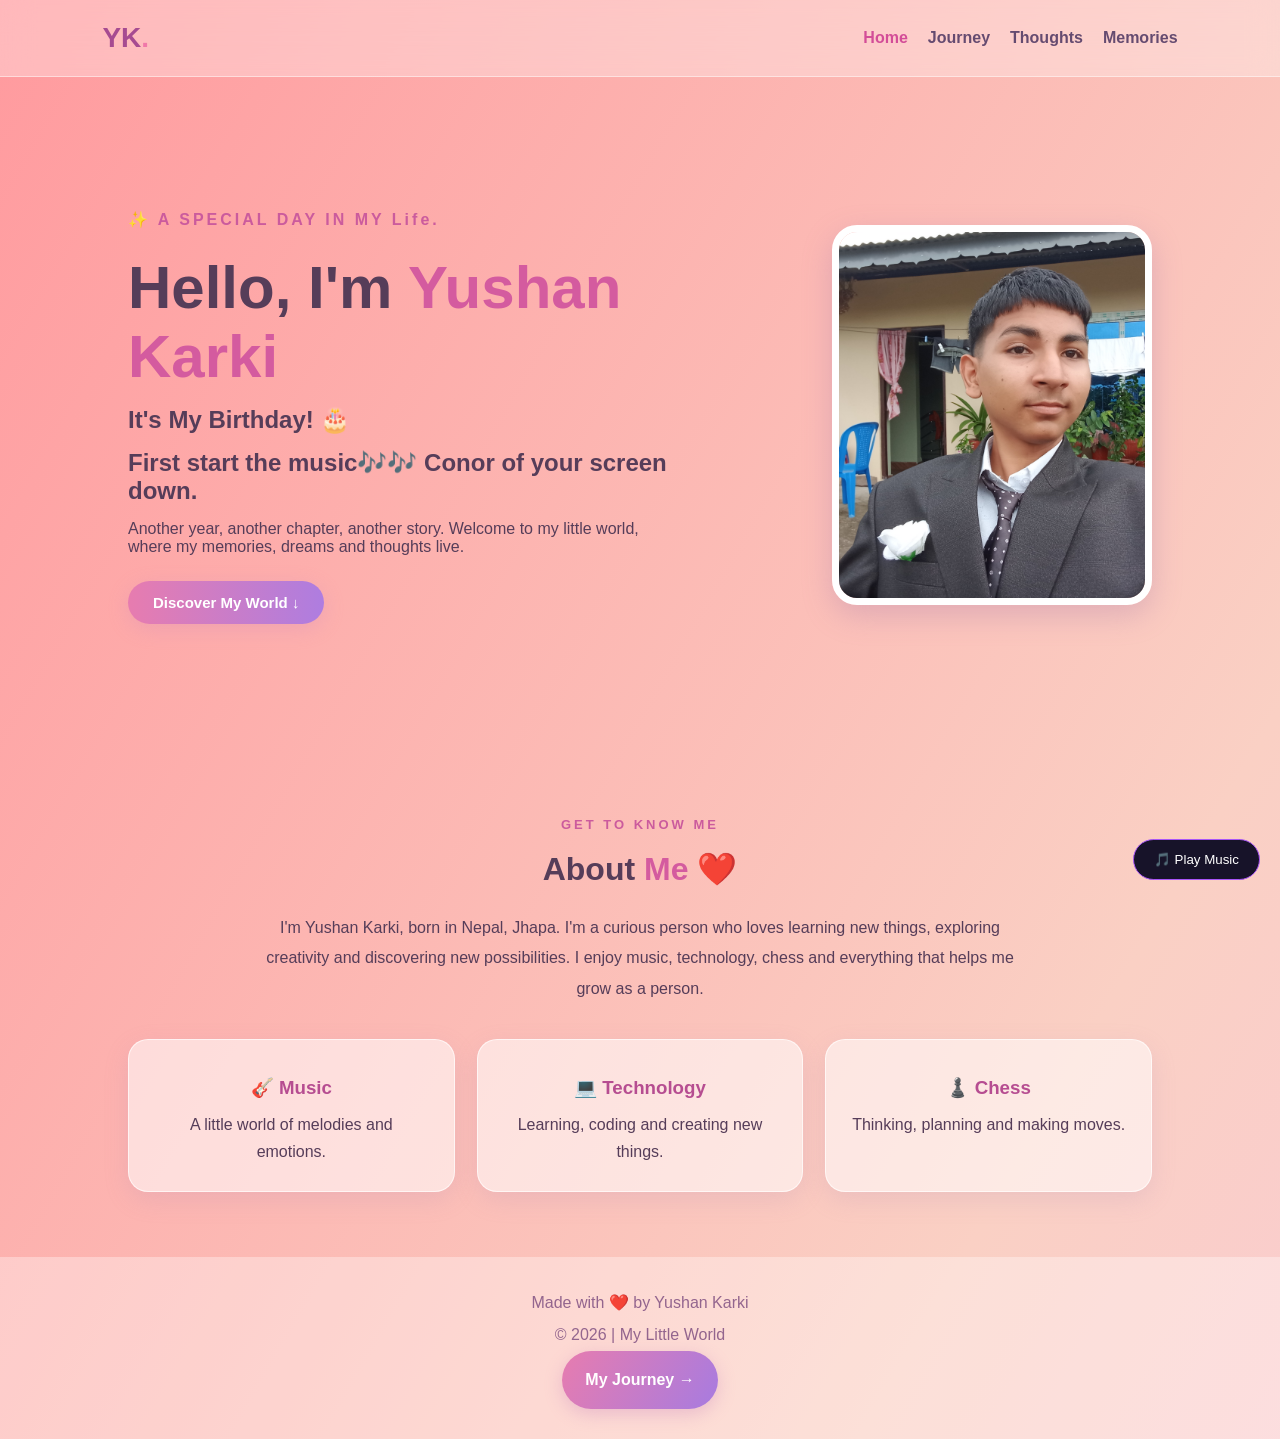
<file: index.html>
<!DOCTYPE html>
<html lang="en">
<head>
    <meta charset="UTF-8">
    <meta name="viewport" content="width=device-width, initial-scale=1.0">
    <title>Yushan | My Birthday</title>
    <link rel="stylesheet" href="style.css">
    <script src="script.js" defer></script>
</head>
<body>

<div id="hearts"></div>

<header>
    <a href="index.html" class="logo">YK<span>.</span></a>
    <nav>
        <a href="index.html" class="active">Home</a>
        <a href="journey.html">Journey</a>
        <a href="thoughts.html">Thoughts</a>
        <a href="memories.html">Memories</a>
    </nav>
</header>

<main>
<section class="hero">
    <div class="hero-text">
        <p class="tag">✨ A SPECIAL DAY IN MY Life.</p>
        <h1>Hello, I'm <span>Yushan Karki</span></h1>
        <h2>It's My Birthday! 🎂</h2>
        <p>
            <h2>First start the music🎶🎶 Conor of your screen down.</h2>
            Another year, another chapter, another story.
            Welcome to my little world, where my memories,
            dreams and thoughts live.
        </p>
        <a href="#about" class="btn">Discover My World ↓</a>
    </div>

    <div class="photo">
        <img src="profile.jpg"
             alt="A personal portrait of Yushan Karki">
    </div>
</section>

<section id="about" class="section">
    <p class="tag">GET TO KNOW ME</p>
    <h2>About <span>Me</span> ❤️</h2>

    <p class="description">
        I'm Yushan Karki, born in Nepal, Jhapa.
        I'm a curious person who loves learning new things,
        exploring creativity and discovering new possibilities.

        I enjoy music, technology, chess and everything
        that helps me grow as a person.
    </p>

    <div class="cards">
        <div class="card">
            <h3>🎸 Music</h3>
            <p>A little world of melodies and emotions.</p>
        </div>

        <div class="card">
            <h3>💻 Technology</h3>
            <p>Learning, coding and creating new things.</p>
        </div>

        <div class="card">
            <h3>♟️ Chess</h3>
            <p>Thinking, planning and making moves.</p>
        </div>
    </div>
</section>
</main>

<footer>
    Made with ❤️ by Yushan Karki
    <p>© 2026 | My Little World</p>
     <a href="journey.html" class="page-btn">
        My Journey →
    </a>
</footer>
<audio id="bgMusic" loop>
    <source src="nice2pleaseu-happy-birthday-262163.mp3" type="audio/mpeg">
</audio>

<button id="musicBtn">🎵 Play Music</button>
</body>
</html>
</file>
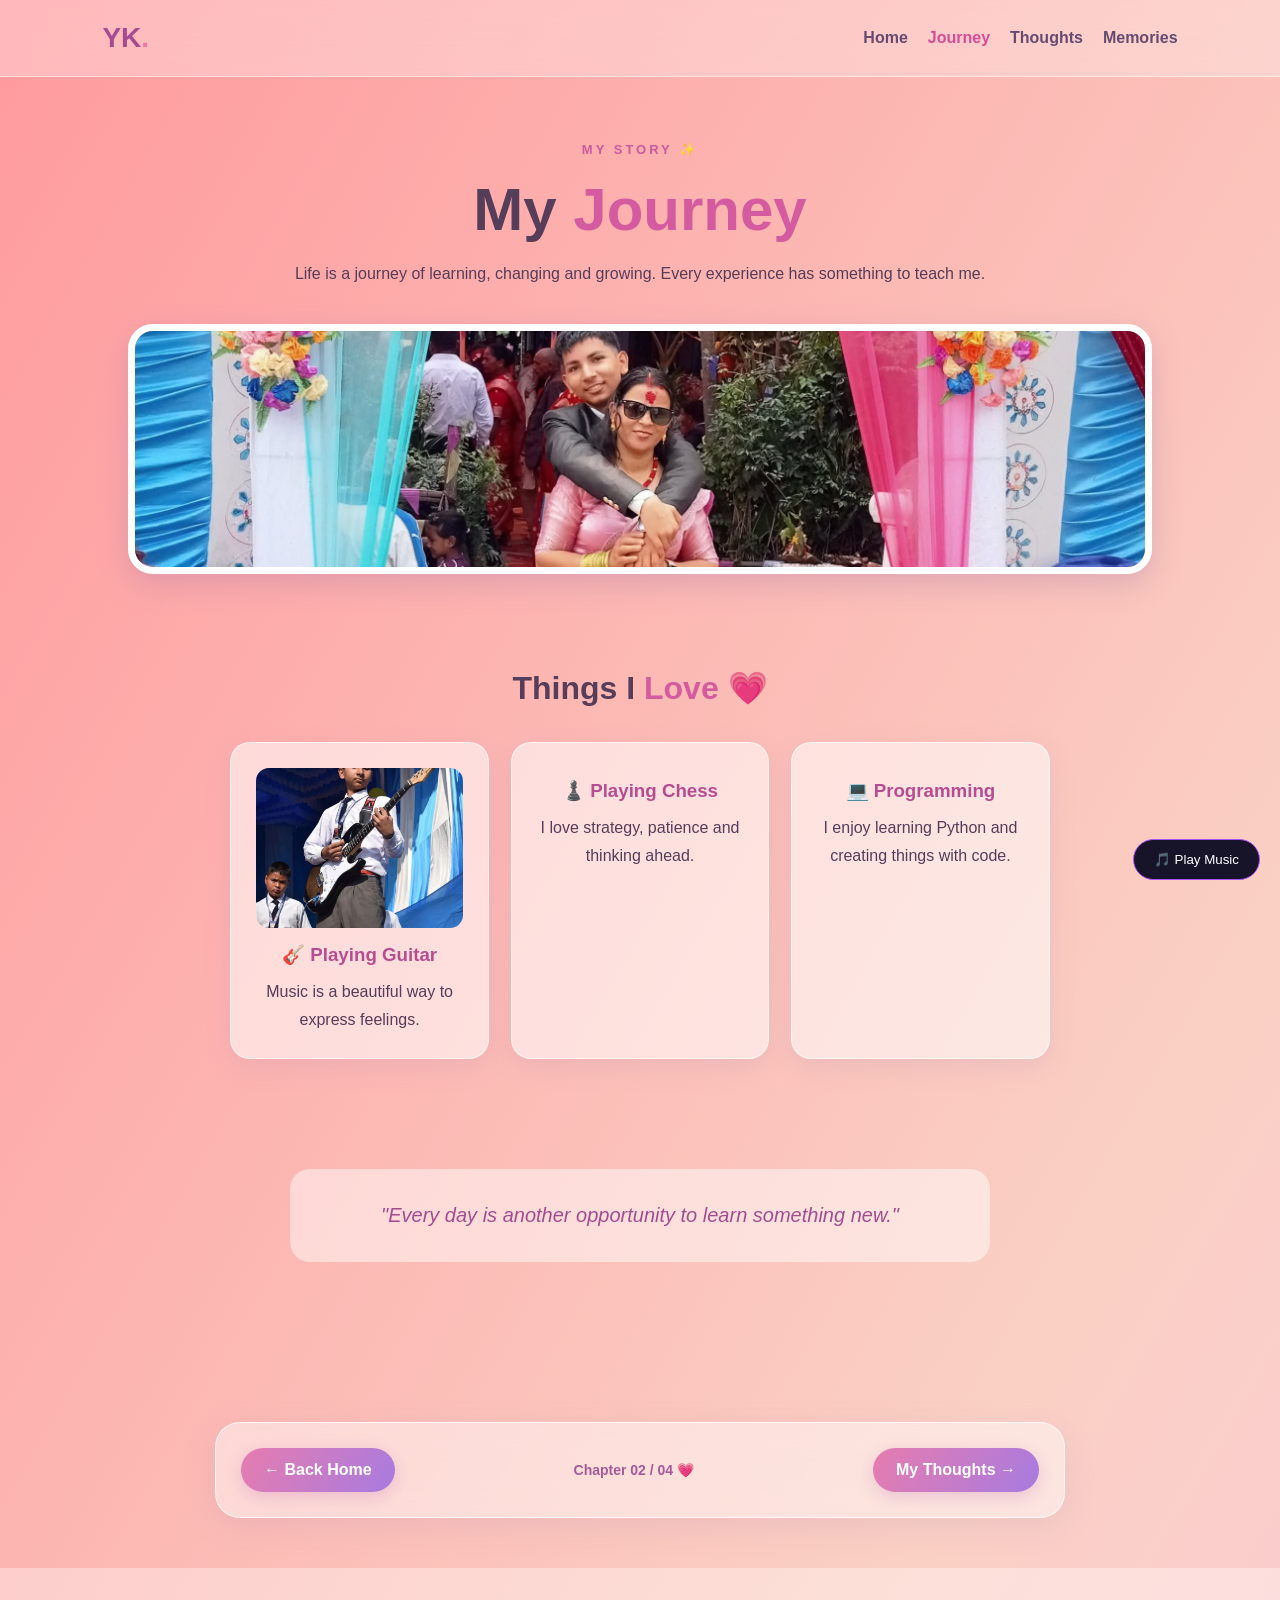
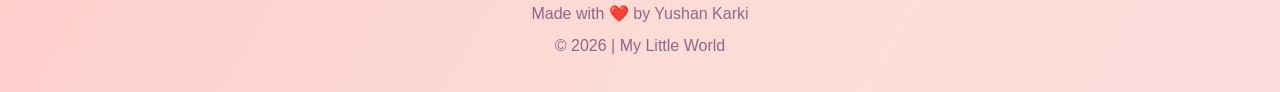
<file: journey.html>
<!DOCTYPE html>
<html lang="en">
<head>
    <meta charset="UTF-8">
    <meta name="viewport" content="width=device-width, initial-scale=1.0">
    <title>My Journey | Yushan</title>
    <link rel="stylesheet" href="style.css">
    <script src="script.js" defer></script>
</head>
<body>

<div id="hearts"></div>

<header>
    <a href="index.html" class="logo">YK<span>.</span></a>

    <nav>
        <a href="index.html">Home</a>
        <a href="journey.html" class="active">Journey</a>
        <a href="thoughts.html">Thoughts</a>
        <a href="memories.html">Memories</a>
    </nav>
</header>


<main class="page">

    <p class="tag">MY STORY ✨</p>

    <h1>My <span>Journey</span></h1>

    <p class="description">
        Life is a journey of learning, changing and growing.
        Every experience has something to teach me.
    </p>


    <!-- JOURNEY IMAGE -->
    <div class="photo wide">

        <img src="journey.jpg"
             alt="A photograph representing my personal journey">

    </div>


    <!-- THINGS I LOVE -->
    <section class="section">

        <h2>Things I <span>Love</span> 💗</h2>

        <div class="cards">

            <div class="card">

                <img src="guitar.jpg"
                     alt="My favourite guitar and music hobby">

                <h3>🎸 Playing Guitar</h3>

                <p>
                    Music is a beautiful way to express feelings.
                </p>

            </div>


            <div class="card">

                <h3>♟️ Playing Chess</h3>

                <p>
                    I love strategy, patience and thinking ahead.
                </p>

            </div>


            <div class="card">

                <h3>💻 Programming</h3>

                <p>
                    I enjoy learning Python and creating things with code.
                </p>

            </div>

        </div>

    </section>


    <!-- QUOTE -->
    <section class="quote">

        "Every day is another opportunity
        to learn something new."

    </section>

</main>


<!-- PAGE NAVIGATION -->
<div class="page-navigation">

    <a href="index.html" class="page-btn">
        ← Back Home
    </a>

    <p>Chapter 02 / 04 💗</p>

    <a href="thoughts.html" class="page-btn">
        My Thoughts →
    </a>

</div>


<footer>
    Made with ❤️ by Yushan Karki
    <p>© 2026 | My Little World</p>
</footer>
<audio id="bgMusic" loop>
    <source src="nice2pleaseu-happy-birthday-262163.mp3" type="audio/mpeg">
</audio>
<button id="musicBtn">🎵 Play Music</button>
</body>
</html>
</file>
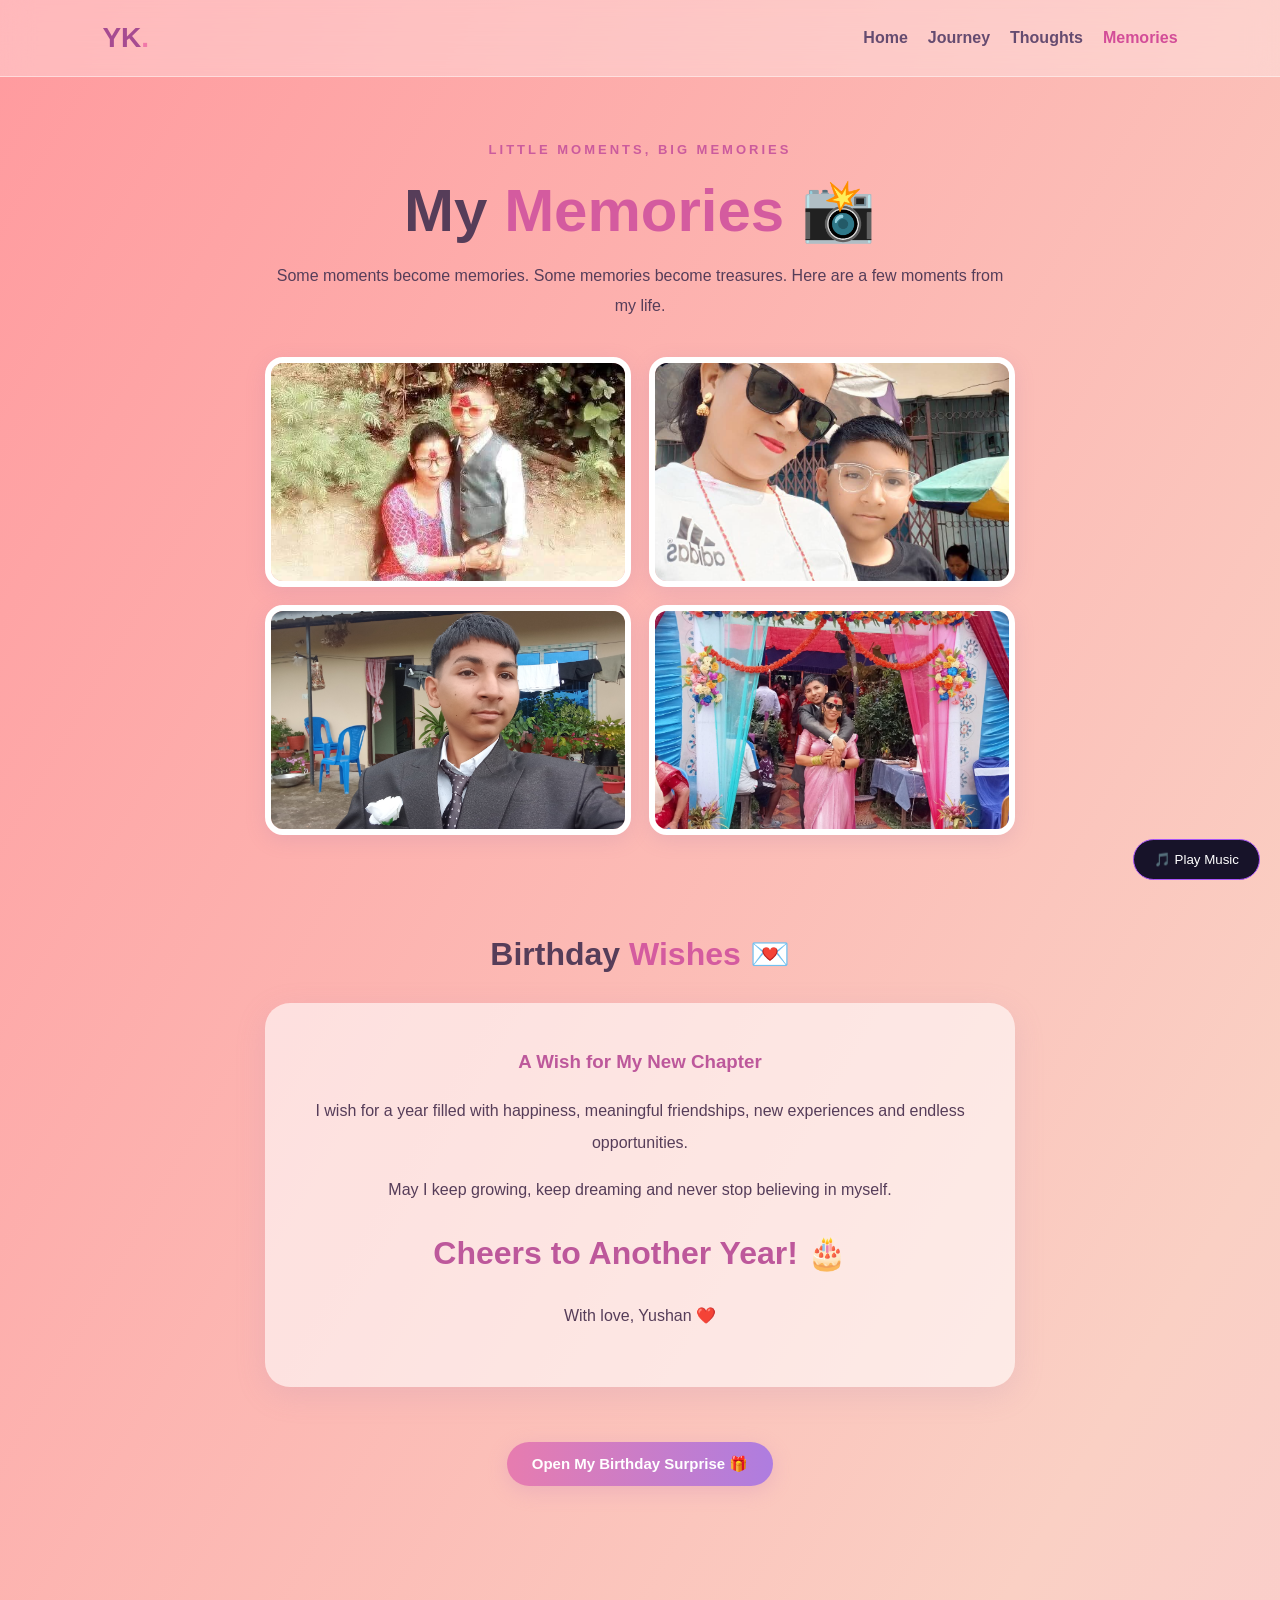
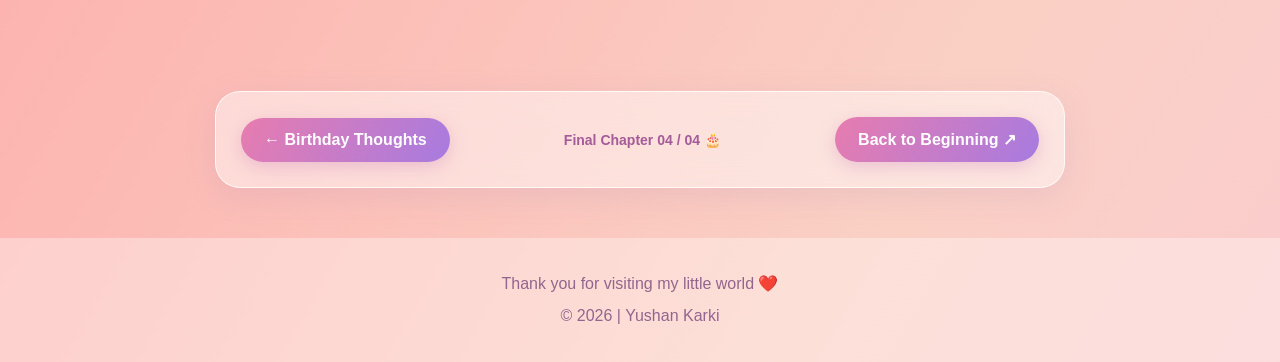
<file: memories.html>
<!DOCTYPE html>
<html lang="en">
<head>
    <meta charset="UTF-8">
    <meta name="viewport" content="width=device-width, initial-scale=1.0">
    <title>Memories | Yushan</title>
    <link rel="stylesheet" href="style.css">
    <script src="script.js" defer></script>
</head>
<body>

<div id="hearts"></div>

<header>
    <a href="index.html" class="logo">YK<span>.</span></a>

    <nav>
        <a href="index.html">Home</a>
        <a href="journey.html">Journey</a>
        <a href="thoughts.html">Thoughts</a>
        <a href="memories.html" class="active">Memories</a>
    </nav>
</header>


<main class="page">

    <p class="tag">LITTLE MOMENTS, BIG MEMORIES</p>

    <h1>My <span>Memories</span> 📸</h1>

    <p class="description">
        Some moments become memories.
        Some memories become treasures.
        Here are a few moments from my life.
    </p>


    <!-- PHOTO GALLERY -->
    <div class="gallery">

        <img src="memory1.jpg"
             alt="A favourite personal memory">

        <img src="memory2.jpg"
             alt="Another special moment from my life">

        <img src="profile.jpg"
             alt="A portrait of me on my birthday">

        <img src="journey.jpg"
             alt="A photograph from my personal journey">

    </div>


    <!-- BIRTHDAY WISHES -->
    <section class="section">

        <h2>Birthday <span>Wishes</span> 💌</h2>

        <div class="letter">

            <h3>A Wish for My New Chapter</h3>

            <p>
                I wish for a year filled with happiness,
                meaningful friendships, new experiences
                and endless opportunities.
            </p>

            <p>
                May I keep growing, keep dreaming
                and never stop believing in myself.
            </p>

            <h2>Cheers to Another Year! 🎂</h2>

            <p>With love, Yushan ❤️</p>

        </div>

        <!-- SURPRISE BUTTON -->
        <button class="btn" id="surpriseBtn">
    Open My Birthday Surprise 🎁
        </button>

<p id="surpriseMessage" class="surprise"></p>
    </section>

</main>


<!-- PAGE NAVIGATION -->
<div class="page-navigation">

    <a href="thoughts.html" class="page-btn">
        ← Birthday Thoughts
    </a>

    <p>Final Chapter 04 / 04 🎂</p>

    <a href="index.html" class="page-btn">
        Back to Beginning ↗
    </a>

</div>


<footer>
    Thank you for visiting my little world ❤️
    <p>© 2026 | Yushan Karki</p>
</footer>
<audio id="bgMusic" loop>
    <source src="nice2pleaseu-happy-birthday-262163.mp3" type="audio/mpeg">
</audio>

<button id="musicBtn">🎵 Play Music</button>
</body>
</html>
</file>
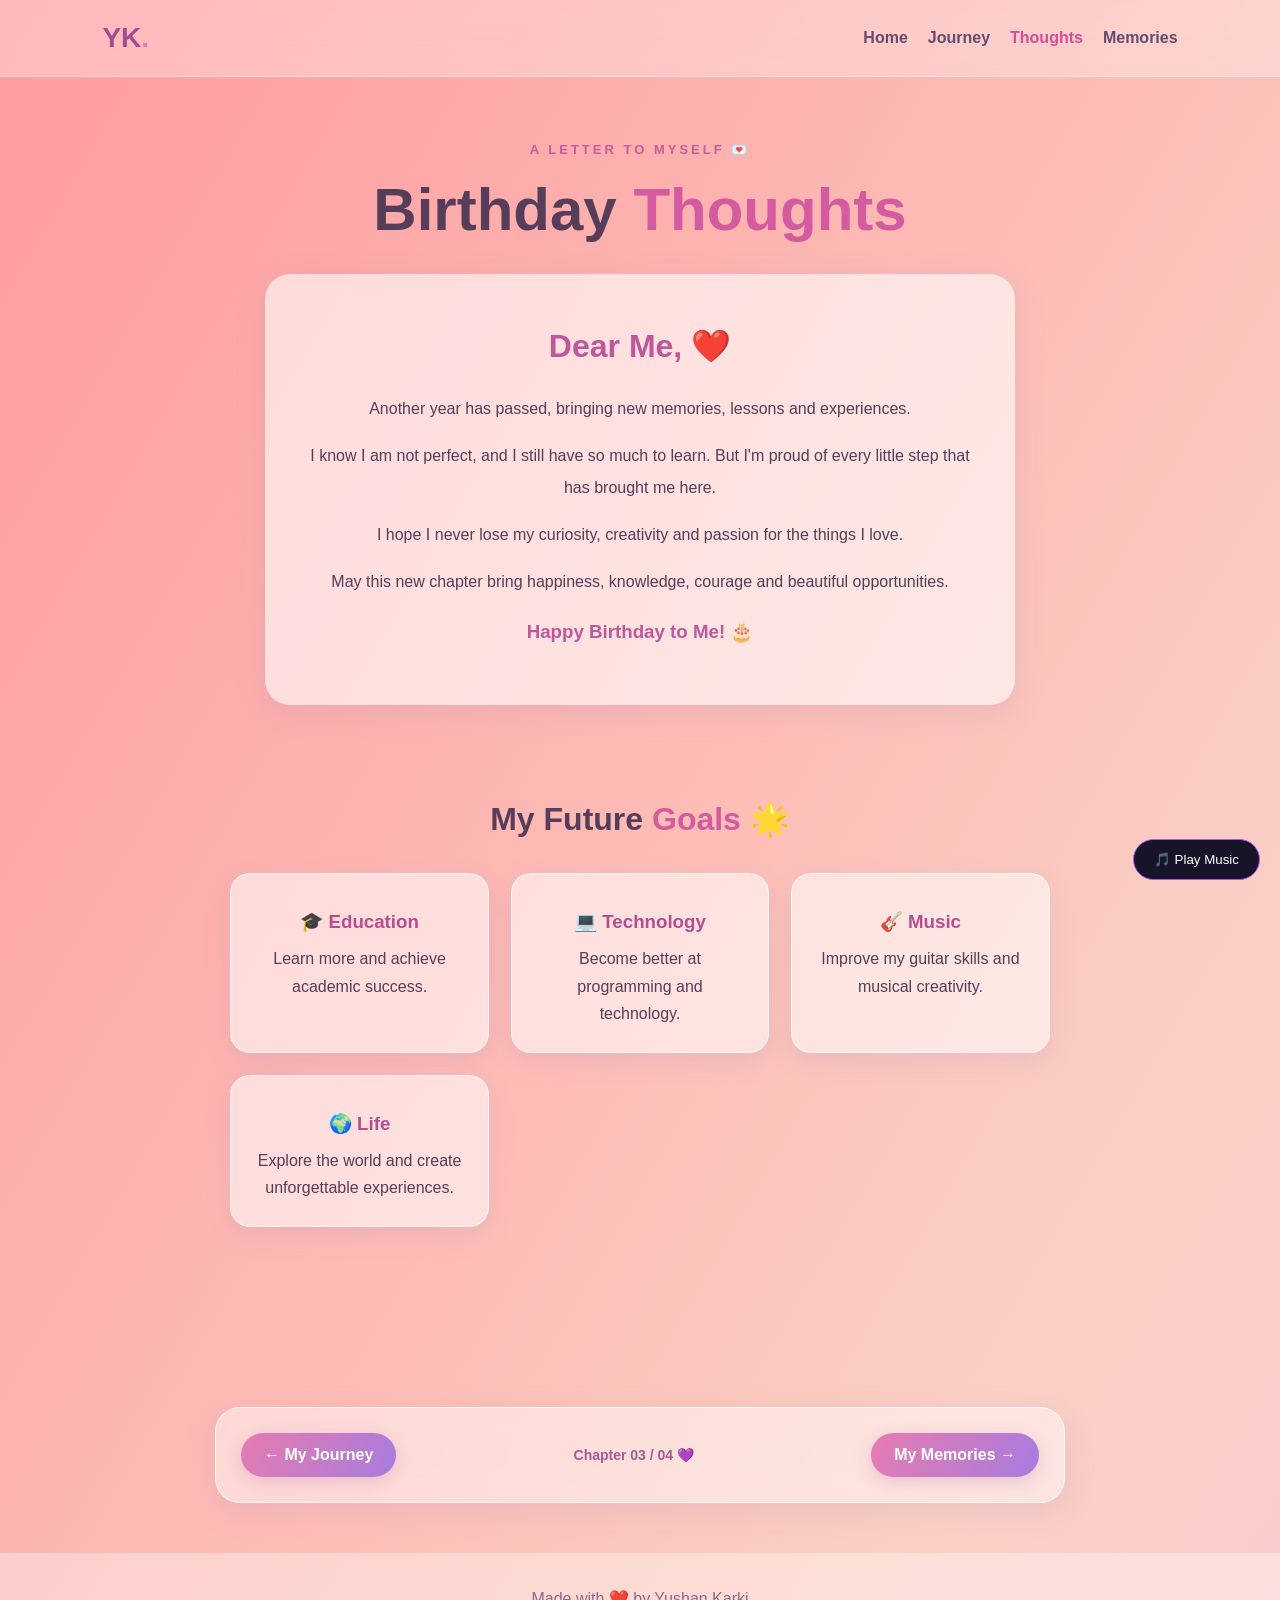
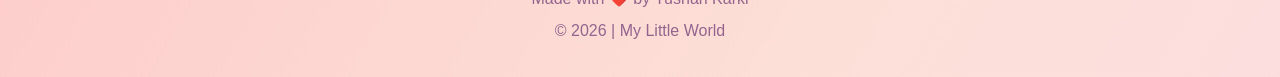
<file: thoughts.html>
<!DOCTYPE html>
<html lang="en">
<head>
    <meta charset="UTF-8">
    <meta name="viewport" content="width=device-width, initial-scale=1.0">
    <title>My Thoughts | Yushan</title>
    <link rel="stylesheet" href="style.css">
    <script src="script.js" defer></script>
</head>
<body>

<div id="hearts"></div>

<header>
    <a href="index.html" class="logo">YK<span>.</span></a>

    <nav>
        <a href="index.html">Home</a>
        <a href="journey.html">Journey</a>
        <a href="thoughts.html" class="active">Thoughts</a>
        <a href="memories.html">Memories</a>
    </nav>
</header>


<main class="page">

    <p class="tag">A LETTER TO MYSELF 💌</p>

    <h1>Birthday <span>Thoughts</span></h1>


    <!-- BIRTHDAY LETTER -->
    <div class="letter">

        <h2>Dear Me, ❤️</h2>

        <p>
            Another year has passed, bringing new memories,
            lessons and experiences.
        </p>

        <p>
            I know I am not perfect, and I still have so much
            to learn. But I'm proud of every little step
            that has brought me here.
        </p>

        <p>
            I hope I never lose my curiosity, creativity
            and passion for the things I love.
        </p>

        <p>
            May this new chapter bring happiness,
            knowledge, courage and beautiful opportunities.
        </p>

        <h3>Happy Birthday to Me! 🎂</h3>

    </div>


    <!-- MY GOALS -->
    <section class="section">

        <h2>My Future <span>Goals</span> 🌟</h2>

        <div class="cards">

            <div class="card">
                <h3>🎓 Education</h3>
                <p>
                    Learn more and achieve academic success.
                </p>
            </div>

            <div class="card">
                <h3>💻 Technology</h3>
                <p>
                    Become better at programming and technology.
                </p>
            </div>

            <div class="card">
                <h3>🎸 Music</h3>
                <p>
                    Improve my guitar skills and musical creativity.
                </p>
            </div>

            <div class="card">
                <h3>🌍 Life</h3>
                <p>
                    Explore the world and create unforgettable experiences.
                </p>
            </div>

        </div>

    </section>

</main>


<!-- PAGE NAVIGATION -->
<div class="page-navigation">

    <a href="journey.html" class="page-btn">
        ← My Journey
    </a>

    <p>Chapter 03 / 04 💜</p>

    <a href="memories.html" class="page-btn">
        My Memories →
    </a>

</div>


<footer>
    Made with ❤️ by Yushan Karki
    <p>© 2026 | My Little World</p>
</footer>
<audio id="bgMusic" loop>
    <source src="nice2pleaseu-happy-birthday-262163.mp3" type="audio/mpeg">
</audio>

<button id="musicBtn">🎵 Play Music</button>
</body>
</html>
</file>
<file: style.css>
body {
  margin: 0;
  min-height: 100vh;
  background: linear-gradient(120deg, #ff9a9e, #fad0c4, #fbc2eb, #a6c1ee, #c2e9fb, #ffd1ff, #ff9a9e);
  background-size: 400% 400%;
  animation: bg 14s ease infinite;
}
@keyframes bg {
  0%   { background-position: 0 50%; }
  50%  { background-position: 100% 50%; }
  100% { background-position: 0 50%; }
}
#hearts { position: fixed; inset: 0; pointer-events: none; overflow: hidden; }
.heart { position: absolute; bottom: -60px; animation: rise linear forwards; }
@keyframes rise {
  0%   { transform: translateY(0) rotate(0); opacity: 0; }
  10%  { opacity: .9; }
  100% { transform: translateY(-115vh) translateX(var(--dx)) rotate(var(--rot)); opacity: 0; }
}

/* =================================
   YUSHAN KARKI - BIRTHDAY WEBSITE
   MAIN STYLESHEET
================================= */


/* GENERAL SETTINGS */

* {
    margin: 0;
    padding: 0;
    box-sizing: border-box;
}

html {
    scroll-behavior: smooth;
}

body {
    font-family: 'Segoe UI', sans-serif;
    color: #563d59;
    min-height: 100vh;

    background: linear-gradient(
        120deg,
        #ff9a9e,
        #fad0c4,
        #fbc2eb,
        #a6c1ee,
        #c2e9fb,
        #ffd1ff
    );

    background-size: 400% 400%;
    animation: bg 14s ease infinite;
}

@keyframes bg {
    0% {
        background-position: 0 50%;
    }

    50% {
        background-position: 100% 50%;
    }

    100% {
        background-position: 0 50%;
    }
}


/* FLOATING HEARTS */

#hearts {
    position: fixed;
    inset: 0;
    pointer-events: none;
    overflow: hidden;
    z-index: 10;
}

.heart {
    position: absolute;
    bottom: -60px;
    animation: rise linear forwards;
}

@keyframes rise {
    0% {
        transform: translateY(0) rotate(0);
        opacity: 0;
    }

    10% {
        opacity: .9;
    }

    100% {
        transform:
            translateY(-115vh)
            translateX(var(--dx))
            rotate(var(--rot));

        opacity: 0;
    }
}


/* HEADER */

header {
    width: 100%;
    padding: 22px 8%;

    display: flex;
    justify-content: space-between;
    align-items: center;
    gap: 15px;
    flex-wrap: wrap;

    background: rgba(255,255,255,.3);
    backdrop-filter: blur(15px);

    border-bottom: 1px solid #ffffff77;
}

.logo {
    font-size: 28px;
    font-weight: bold;
    color: #a64b91;
    text-decoration: none;
}

.logo span {
    color: #f078a9;
}

nav {
    display: flex;
    flex-wrap: wrap;
    gap: 20px;
}

nav a {
    color: #654b70;
    text-decoration: none;
    font-weight: 600;
    transition: .3s;
}

nav a:hover,
nav a.active {
    color: #d34d98;
}


/* HERO SECTION */

.hero {
    min-height: 75vh;
    padding: 60px 10%;

    display: flex;
    align-items: center;
    justify-content: space-between;
    gap: 50px;
}

.hero-text {
    max-width: 550px;
}

.tag {
    color: #cb5b9d;
    font-size: 13px;
    letter-spacing: 3px;
    font-weight: bold;
    margin-bottom: 18px;
}

h1 {
    font-size: clamp(35px, 6vw, 60px);
    margin-bottom: 15px;
}

h1 span,
h2 span {
    color: #d45b9f;
}

.hero h2 {
    margin-bottom: 15px;
}

.hero p,
.description {
    line-height: 1.9;
    font-size: 16px;
}


/* BUTTONS */

.btn {
    display: inline-block;
    margin-top: 25px;
    padding: 13px 25px;

    background: linear-gradient(
        90deg,
        #e77caf,
        #ae7de0
    );

    color: white;
    text-decoration: none;
    border: none;
    border-radius: 30px;
    font-size: 15px;
    font-weight: bold;
    cursor: pointer;

    box-shadow: 0 5px 20px #d58cbd55;
    transition: .3s;
}

.btn:hover {
    transform: translateY(-4px);
    box-shadow: 0 8px 25px #d58cbd88;
}


/* IMAGES */

.photo {
    width: 320px;
    height: 380px;

    border: 7px solid white;
    border-radius: 25px;
    overflow: hidden;

    box-shadow: 0 10px 30px #a879a855;
}

.photo img,
.card img {
    width: 100%;
    height: 100%;
    object-fit: cover;
}

.wide {
    width: 100%;
    height: 250px;
    margin: 30px 0;
}


/* MAIN SECTIONS */

.section,
.page {
    padding: 65px 10%;
    text-align: center;
}

.section h2,
.page h2 {
    font-size: 32px;
    margin-bottom: 25px;
}

.description {
    max-width: 750px;
    margin: 0 auto 35px;
}


/* CARDS */

.cards {
    display: grid;

    grid-template-columns:
        repeat(auto-fit, minmax(200px, 1fr));

    gap: 22px;
    margin-top: 35px;
}

.card {
    padding: 25px;

    background: rgba(255,255,255,.55);
    border: 1px solid #ffffffaa;
    border-radius: 20px;

    box-shadow: 0 8px 25px #b68ab533;
    transition: .3s;
}

.card:hover {
    transform: translateY(-7px);
}

.card h3 {
    margin: 12px 0;
    color: #b64d91;
}

.card p {
    line-height: 1.7;
}

.card img {
    height: 160px;
    border-radius: 13px;
}


/* QUOTE */

.quote {
    margin: 45px auto;
    max-width: 700px;
    padding: 35px;

    background: #ffffff77;
    border-radius: 20px;

    font-size: 20px;
    font-style: italic;
    color: #a34d91;
}


/* BIRTHDAY LETTER */

.letter {
    max-width: 750px;
    margin: 30px auto;
    padding: 40px;

    background: #ffffff99;
    border-radius: 25px;

    line-height: 2;
    box-shadow: 0 8px 30px #b68ab533;
}

.letter h2,
.letter h3 {
    color: #bd589b;
    margin-bottom: 15px;
}

.letter p {
    margin-bottom: 15px;
}


/* PHOTO GALLERY */

.gallery {
    display: grid;
    grid-template-columns: repeat(2, 1fr);
    gap: 18px;

    max-width: 750px;
    margin: 35px auto;
}

.gallery img {
    width: 100%;
    height: 230px;
    object-fit: cover;

    border: 6px solid white;
    border-radius: 18px;

    box-shadow: 0 5px 20px #a879a833;
    transition: .3s;
}

.gallery img:hover {
    transform: scale(1.03);
}


/* BIRTHDAY SURPRISE */

.surprise {
    margin-top: 25px;
    font-size: 20px;
    color: #bd589b;
    font-weight: bold;
    line-height: 1.8;
}


/* PAGE NAVIGATION */

.page-navigation {
    display: flex;
    justify-content: space-between;
    align-items: center;
    flex-wrap: wrap;
    gap: 15px;

    max-width: 850px;
    margin: 50px auto;
    padding: 25px;

    background: rgba(255,255,255,.45);
    border: 1px solid rgba(255,255,255,.8);
    border-radius: 25px;

    backdrop-filter: blur(15px);
    box-shadow: 0 8px 30px #b68ab533;
}

.page-navigation p {
    color: #a45b99;
    font-weight: bold;
    font-size: 14px;
}

.page-btn {
    display: inline-block;
    padding: 13px 23px;

    color: white;
    text-decoration: none;
    font-weight: bold;

    background: linear-gradient(
        120deg,
        #e77caf,
        #a77be0
    );

    border-radius: 30px;
    box-shadow: 0 5px 18px #c77bb955;
    transition: .3s;
}

.page-btn:hover {
    transform: translateY(-5px);
    box-shadow: 0 10px 25px #c77bb988;
}


/* FOOTER */

footer {
    text-align: center;
    padding: 30px;

    background: #ffffff55;
    line-height: 2;
    color: #93658e;
}


/* MOBILE RESPONSIVE */

@media (max-width: 700px) {

    header {
        justify-content: center;
    }

    nav {
        justify-content: center;
        gap: 13px;
        font-size: 13px;
    }

    .hero {
        flex-direction: column;
        text-align: center;
        padding: 45px 7%;
    }

    .photo {
        width: 85%;
        max-width: 320px;
        height: 330px;
    }

    .section,
    .page {
        padding: 45px 7%;
    }

    .gallery img {
        height: 160px;
    }

    .letter {
        padding: 25px;
    }
}


/* SMALL PHONE NAVIGATION */

@media (max-width: 550px) {

    .page-navigation {
        justify-content: center;
        text-align: center;
        padding: 18px 10px;
        margin: 30px 7%;
    }

    .page-navigation p {
        width: 100%;
        order: -1;
    }

    .page-btn {
        padding: 11px 15px;
        font-size: 12px;
    }

}
#musicBtn {
    position: fixed;
    bottom: 20px;
    right: 20px;
    padding: 12px 20px;
    border: 1px solid #a855f7;
    border-radius: 30px;
    background: #171329;
    color: white;
    cursor: pointer;
    z-index: 1000;
}
</file>
